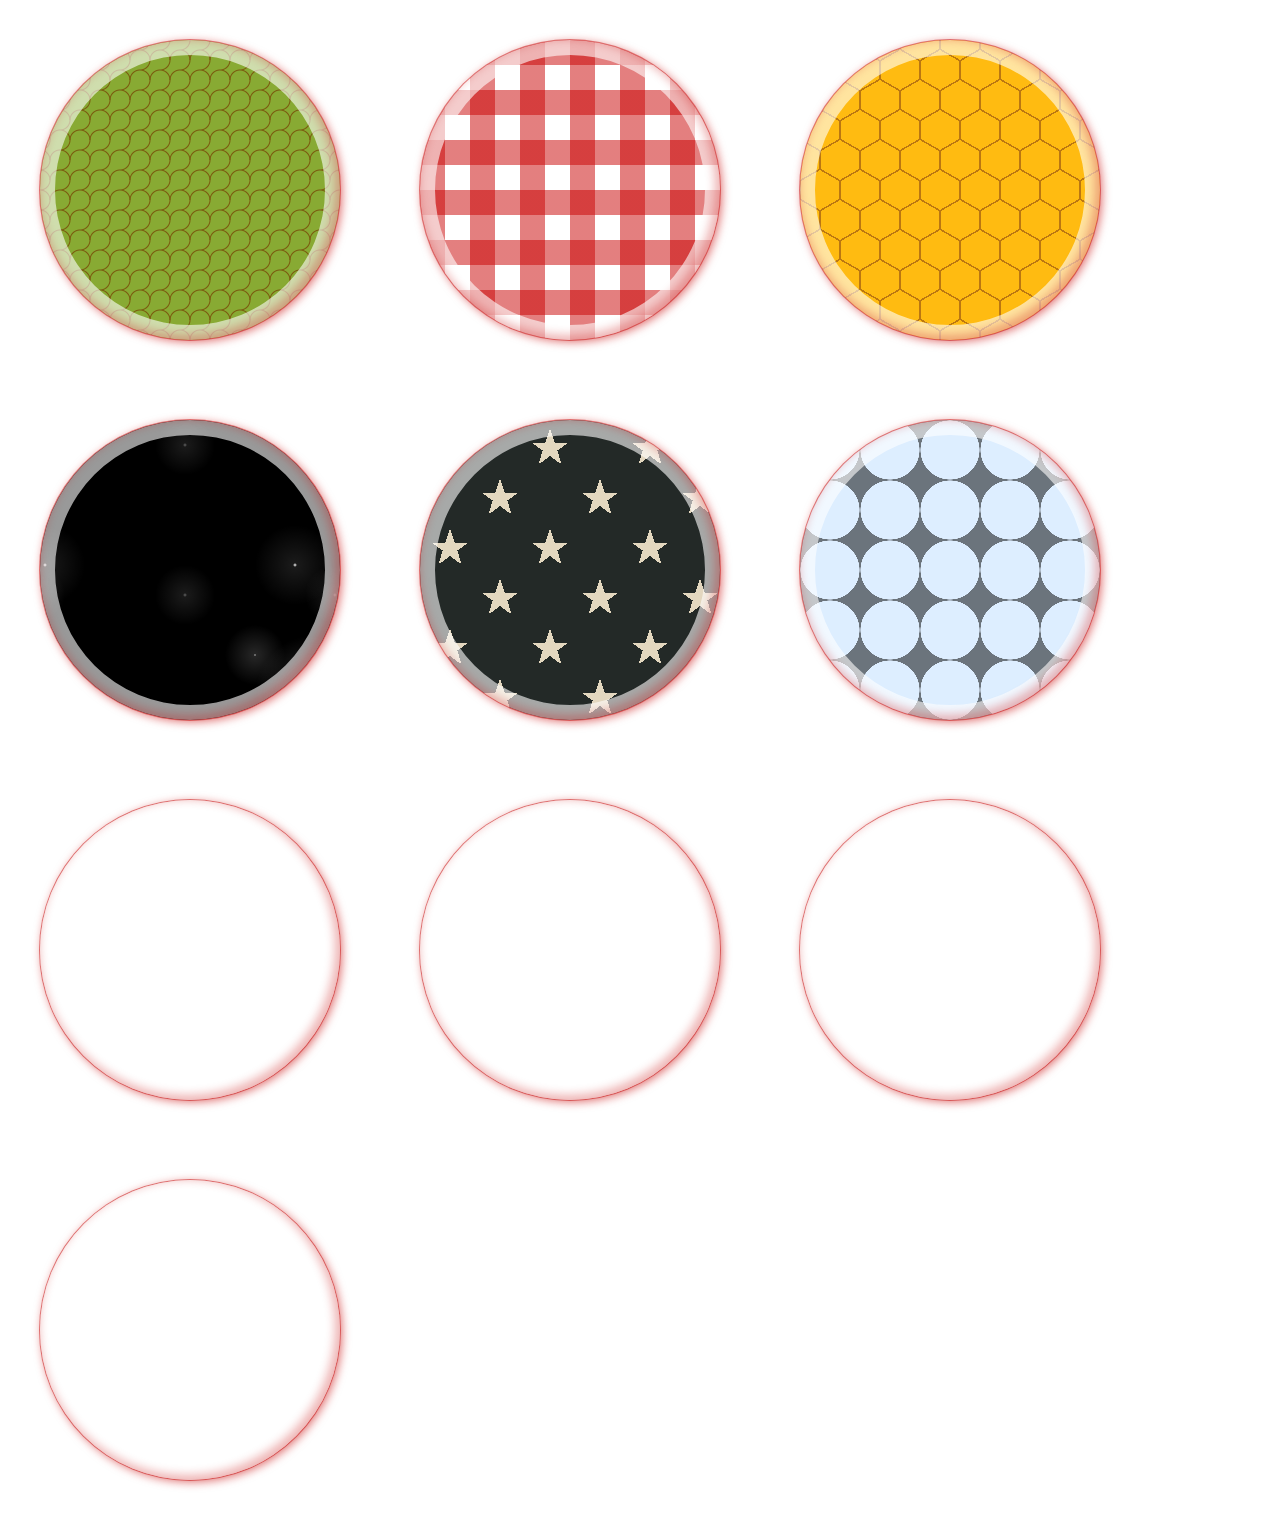
<file: background.html>
<!DOCTYPE html>
<html>
<head>
    <meta charset="utf-8">
    <title>css各种各样的背景</title>
    <meta name="viewport" content="width=device-width, initial-scale=1.0">
    <link rel="stylesheet" type="text/css" href="reset.css">
    <style type="text/css">
        html, body {
            width: 100%;
            height: 100%;
            min-width: 600px
        }
        .content ul {            
            display: -webkit-box;
            display: -webkit-flexbox;
            display: -moz-flexbox;
            display: flex;
            -webkit-flex-wrap: wrap;
            -ms-flex-wrap: wrap;
            flex-wrap: wrap;
        }
        .back-list {
            width: 300px;
            height: 300px;
            margin: 40px;
            -webkit-box-shadow: -3px -3px 10px 2px rgba(200,10,10,.3) inset, 0 0 0 15px rgba(255, 255, 255, .6) inset, 0 0 0 1px rgba(200,10,10,.5), 2px 2px 10px rgba(200,10,10,.6);
            box-shadow: -3px -3px 10px 2px rgba(200,10,10,.3) inset, 0 0 0 15px rgba(255, 255, 255, .6) inset, 0 0 0 1px rgba(200,10,10,.5), 2px 2px 10px rgba(200,10,10,.6);
            border-radius: 50%;
        }
        .back-microbial {
            background: -webkit-radial-gradient(circle at 0% 50%, rgba(122,87,13,0) 9px, rgba(122,87,13,1) 10px, rgba(122,87,13,0) 11px) 0 10px, -webkit-radial-gradient(circle at 100% 100%, rgba(122,87,13,0) 9px, rgba(122,87,13,1) 10px, rgba(122,87,13,0) 11px) #8a3;
            background: -moz-radial-gradient(circle at 0% 50%, rgba(122,87,13,0) 9px, rgba(122,87,13,1) 10px, rgba(122,87,13,0) 11px) 0 10px, -moz-radial-gradient(circle at 100% 100%, rgba(122,87,13,0) 9px, rgba(122,87,13,1) 10px, rgba(122,87,13,0) 11px) #8a3;
            background: radial-gradient(circle at 0% 50%, rgba(122,87,13,0) 9px, rgba(122,87,13,1) 10px, rgba(122,87,13,0) 11px) 0 10px, radial-gradient(circle at 100% 100%, rgba(122,87,13,0) 9px, rgba(122,87,13,1) 10px, rgba(122,87,13,0) 11px) #8a3;
            background-size: 20px 20px
        }
        .back-gallery {
            background: -webkit-linear-gradient(90deg, rgba(200, 0, 0, 0.5) 50%, transparent 50%), -webkit-linear-gradient(rgba(200,0,0,0.5) 50%, transparent 50%) rgba(255,255,255,1);
            background: -moz-linear-gradient(90deg, rgba(200, 0, 0, 0.5) 50%, transparent 50%), -moz-linear-gradient(rgba(200,0,0,0.5) 50%, transparent 50%) rgba(255,255,255,1);
            background: linear-gradient(90deg, rgba(200, 0, 0, 0.5) 50%, transparent 50%), linear-gradient(rgba(200,0,0,0.5) 50%, transparent 50%) rgba(255,255,255,1);
            background-size: 50px 50px;
        }
        .back-beehive {
            background: -webkit-radial-gradient(circle farthest-side at 0% 50%, #fb1 23.5%, rgba(240,166,17,0) 0)21px 30px, -webkit-radial-gradient(circle farthest-side at 0% 50%, #b71 24%, rgba(240,166,17,0) 0)19px 30px, -webkit-linear-gradient(#fb1 14%, rgba(240,166,17,0) 0, rgba(240,166,17,0) 85%, #fb1 0)0 0, -webkit-linear-gradient(150deg, #fb1 24%, #b71 0, #b71 26%, rgba(240,166,17,0) 0, rgba(240,166,17,0) 74%, #b71 0, #b71 76%, #fb1 0) 0 0, -webkit-linear-gradient(30deg, #fb1 24%, #b71 0, #b71 26%, rgba(240,166,17,0) 0, rgba(240,166,17,0) 74%, #b71 0, #b71 76%, #fb1 0)0 0, -webkit-linear-gradient(90deg, #b71 2%, #fb1 0, #fb1 98%, #b71 0%)0 0 #fb1;
            background: radial-gradient(circle farthest-side at 0% 50%, #fb1 23.5%, rgba(240,166,17,0) 0)21px 30px,radial-gradient(circle farthest-side at 0% 50%, #b71 24%, rgba(240,166,17,0) 0)19px 30px, linear-gradient(#fb1 14%, rgba(240,166,17,0) 0, rgba(240,166,17,0) 85%, #fb1 0)0 0, linear-gradient(150deg, #fb1 24%, #b71 0, #b71 26%, rgba(240,166,17,0) 0, rgba(240,166,17,0) 74%, #b71 0, #b71 76%, #fb1 0) 0 0, linear-gradient(30deg, #fb1 24%, #b71 0, #b71 26%, rgba(240,166,17,0) 0, rgba(240,166,17,0) 74%, #b71 0, #b71 76%, #fb1 0)0 0, linear-gradient(90deg, #b71 2%, #fb1 0, #fb1 98%, #b71 0%)0 0 #fb1;
            background-size: 40px 60px;
        }
        .back-starnight {
            background-color: #000;
            background-image: radial-gradient(#fff, rgba(255,255,255,.2) 2px, transparent 60px), radial-gradient(#fff, rgba(255,255,255,0.15) 1px, transparent 30px),  radial-gradient(#fff, rgba(255,255,255,0.1) 2px, transparent 40px),  radial-gradient(rgba(255,255,255,.4), rgba(255,255,255,0.1) 2px, transparent 30px);
            background-size: 550px 550px, 350px 350px, 250px 250px, 150px 150px; 
            background-position: 0 0, 40px 60px, 130px 270px, 70px 100px;
        }
        .back-stars {
            background: linear-gradient(324deg, #232927 4%, transparent 4%) -70px 43px, linear-gradient(36deg, #232927 4%, transparent 4%) 30px 43px, linear-gradient(72deg, #e3d7bf 8.5%, transparent 8.5%) 30px 43px, linear-gradient(288deg, #e3d7bf 8.5%, transparent 8.5%) -70px 43px, linear-gradient(216deg, #e3d7bf 7.5%, transparent 7.5%) -70px 23px, linear-gradient(144deg, #e3d7bf 7.5%, transparent 7.5%) 30px 23px, linear-gradient(324deg, #232927 4%, transparent 4%) -20px 93px, linear-gradient(36deg, #232927 4%, transparent 4%) 80px 93px, linear-gradient(72deg, #e3d7bf 8.5%, transparent 8.5%) 80px 93px, linear-gradient(288deg, #e3d7bf 8.5%, transparent 8.5%) -20px 93px, linear-gradient(216deg, #e3d7bf 7.5%, transparent 7.5%) -20px 73px, linear-gradient(144deg, #e3d7bf 7.5%, transparent 7.5%) 80px 73px, #232927;
            background-size: 100px 100px;
        }
        .back-shippo {
            background: radial-gradient(closest-side, transparent 98%, rgba(0,0,0,.3) 99%), radial-gradient(closest-side, transparent 98%, rgba(0,0,0,.3) 99%);
            background-color: #def;
            background-size: 60px 60px;
            background-position: 0,0 30px 30px;
        }
    </style>
</head>
<body>
    <div class="content">
        <ul>
            <li class="back-list back-microbial"></li>
            <li class="back-list back-gallery"></li>
            <li class="back-list back-beehive"></li>
            <li class="back-list back-starnight"></li>
            <li class="back-list back-stars"></li>
            <li class="back-list back-shippo"></li>
            <li class="back-list"></li>
            <li class="back-list"></li>
            <li class="back-list"></li>
            <li class="back-list"></li>
        </ul>
    </div>
</body>
</html>
</file>
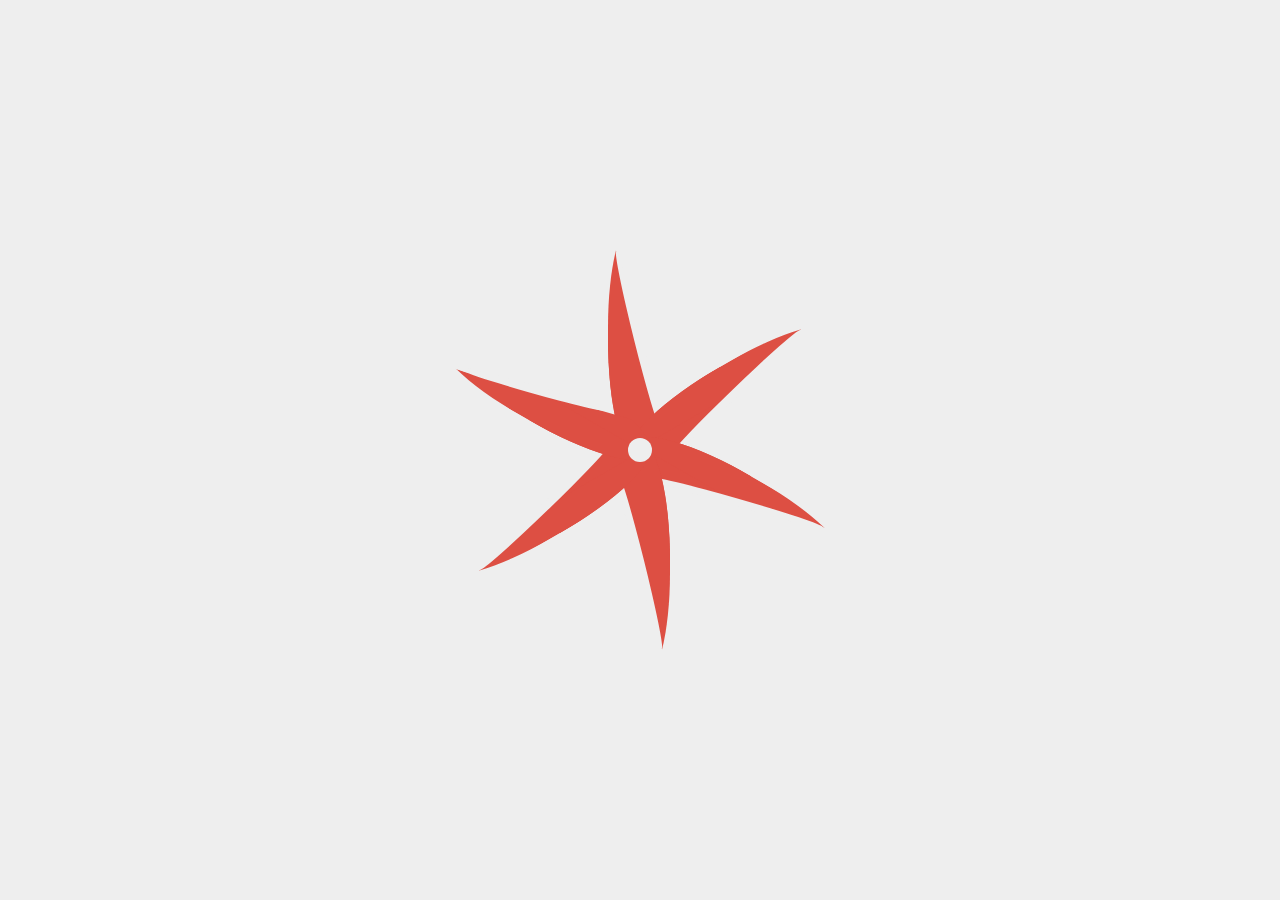
<file: windmill.html>
<!DOCTYPE html>
<html>
<head>
    <title>大风车</title>
    <meta charset="utf-8">
    <meta name="viewport" content="width=device-width, initial-scale=1.0, maximum-scale=1.0">
    <link rel="stylesheet" type="text/css" href="reset.css">
    <style type="text/css">        
        @-webkit-keyframes windwill {
            0% {
                transform: rotate(0deg);
            }
            50% {
                transform: rotate(180deg);
            }
            100% {
                transform: rotate(359deg);
            }
        }
        @keyframes windwill {
            0% {
                transform: rotate(0deg);
            }
            50% {
                transform: rotate(180deg);
            }
            100% {
                transform: rotate(359deg);
            }
        }
        
        html, body {
            width: 100%;
            height: 100%;
        }
        body {
            display: -webkit-box;
            display: -webkit-flex;
            display: -moz-flex;
            display: flex;
            -webkit-flex-direction: row;
            -ms-flex-direction: row;
            flex-direction: row;
            justify-content: center;
            -webkit-justify-content: center;
            -ms-flex-align: center;
            align-items: center;
            -webkit-align-items: center;
            background-color: #eee;
        }
        .content {
            width: 500px;
            height: 500px;
            /*overflow: hidden;*/
            position: relative;
            /*background-image: url(img/timg.jpg);*/
            background-position: center center;
            background-size: 100% 100%;
            -webkit-animation: windwill 5s 0s linear infinite;
            animation: windwill 5s 0s linear infinite;
        }
        .content:after {
            content: '';
            width: 24px;
            height: 24px;
            position: absolute;
            background-color: #eee;
            top: 238px;
            left: 238px;
            border-radius: 50%;
        }
        .items {            
            position: absolute;
            top: 19px;
            left: 218px;
            height: 0px;
            border-bottom: #dd4f43 120px solid;
            border-left: 30px solid  #dd4f43;
            border-right: 30px solid transparent;
            border-top: 120px solid transparent;
            border-radius: 45% 50%;
            
        }
        .items:before {
            content: '';
            position: absolute;
            width: 8px;
            height: 180px;
            top: -90px;
            left: -4px;
            transform: rotate(-14deg);
            background-color: #eee;
            border-radius: 50%;
        }
        .items:nth-child(2) {
            transform: rotate(60deg);
            transform-origin: 32px 231px;;
        }
        .items:nth-child(3) {
            transform: rotate(120deg);
            transform-origin: 32px 230px;
        }
        .items:nth-child(4) {
            transform: rotate(180deg);
            transform-origin: 31px 231px;
        }
        .items:nth-child(5) {
            transform: rotate(240deg);
            transform-origin: 32px 231px;
        }
        .items:nth-child(6) {
            transform: rotate(300deg);
            transform-origin: 31px 229px;
        }
        .last:before {
            height: 163px;
            top: -97px;
            left: -6px;
        }
    </style>
</head>
<body>
    <div class="content">
        <div class="items"></div>
        <div class="items"></div>
        <div class="items"></div>
        <div class="items"></div>
        <div class="items"></div>
        <div class="items last"></div>
    </div>
</body>
</html>
</file>
